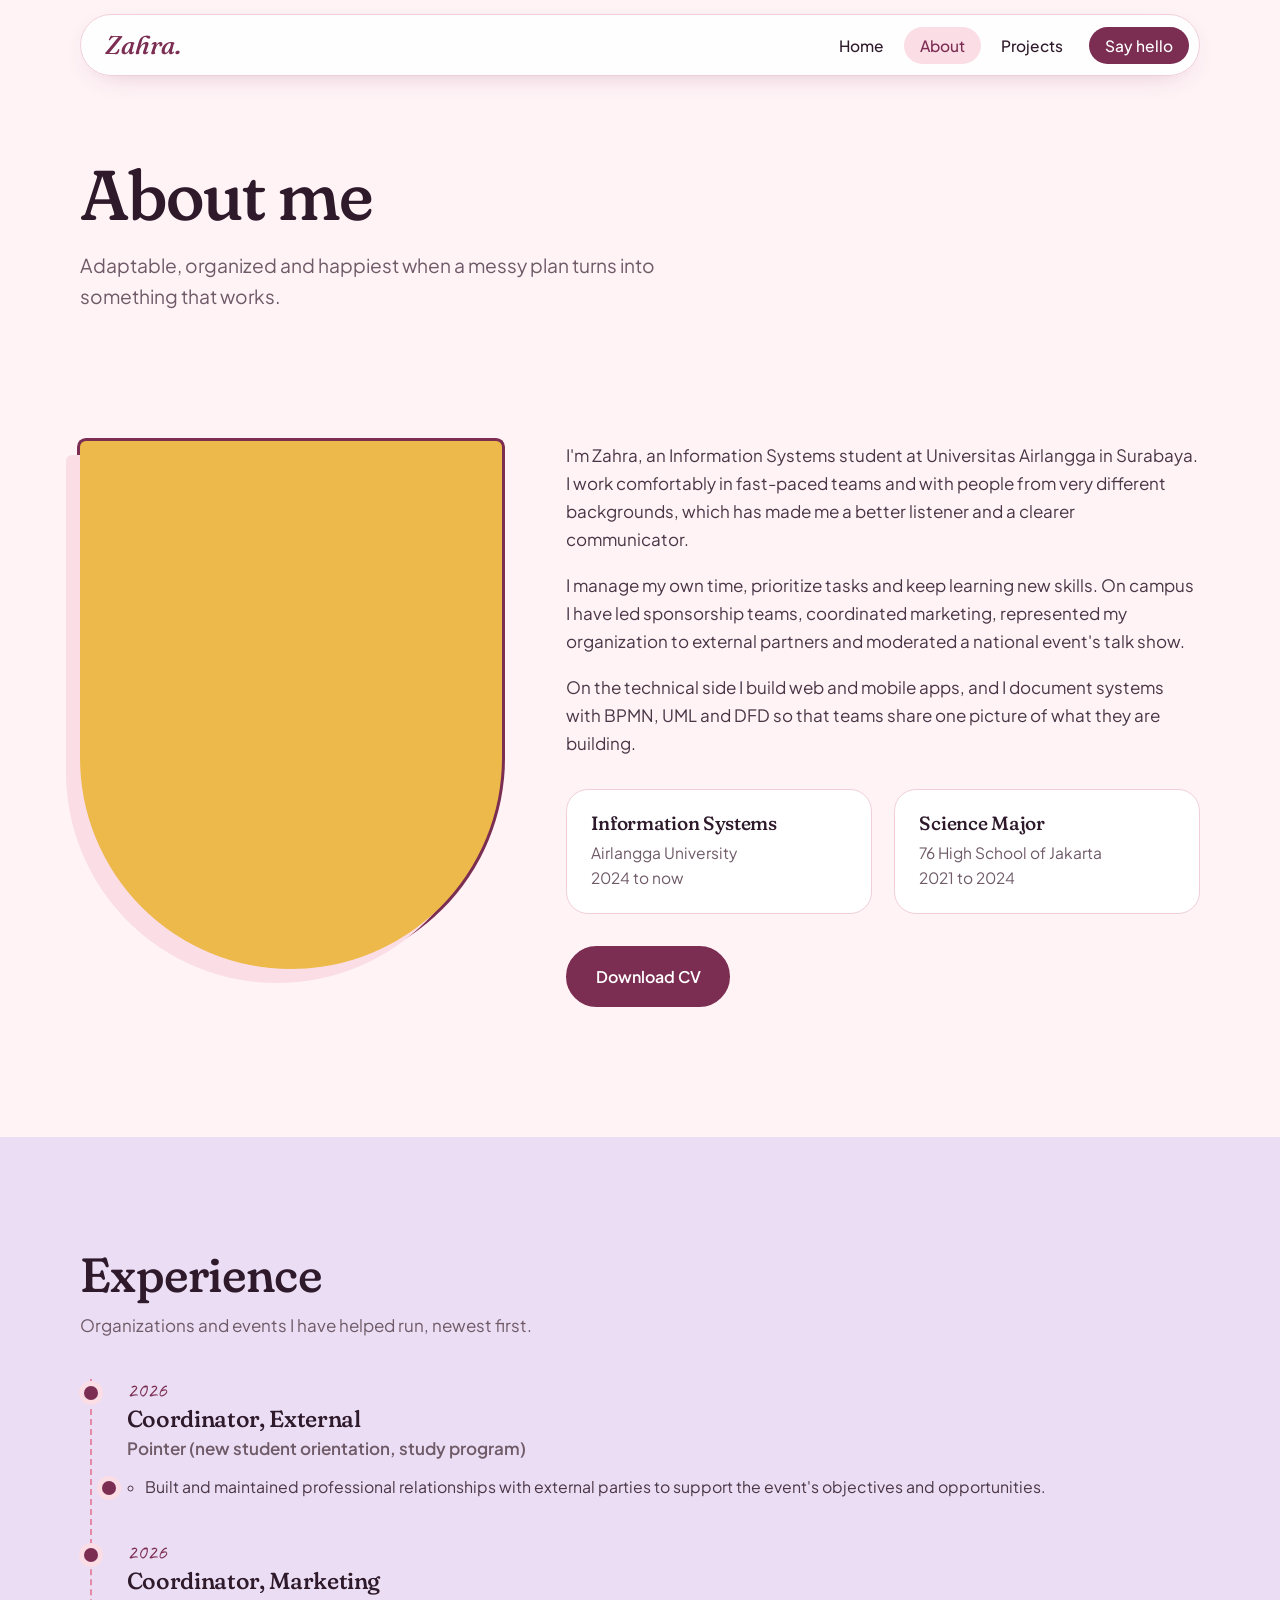
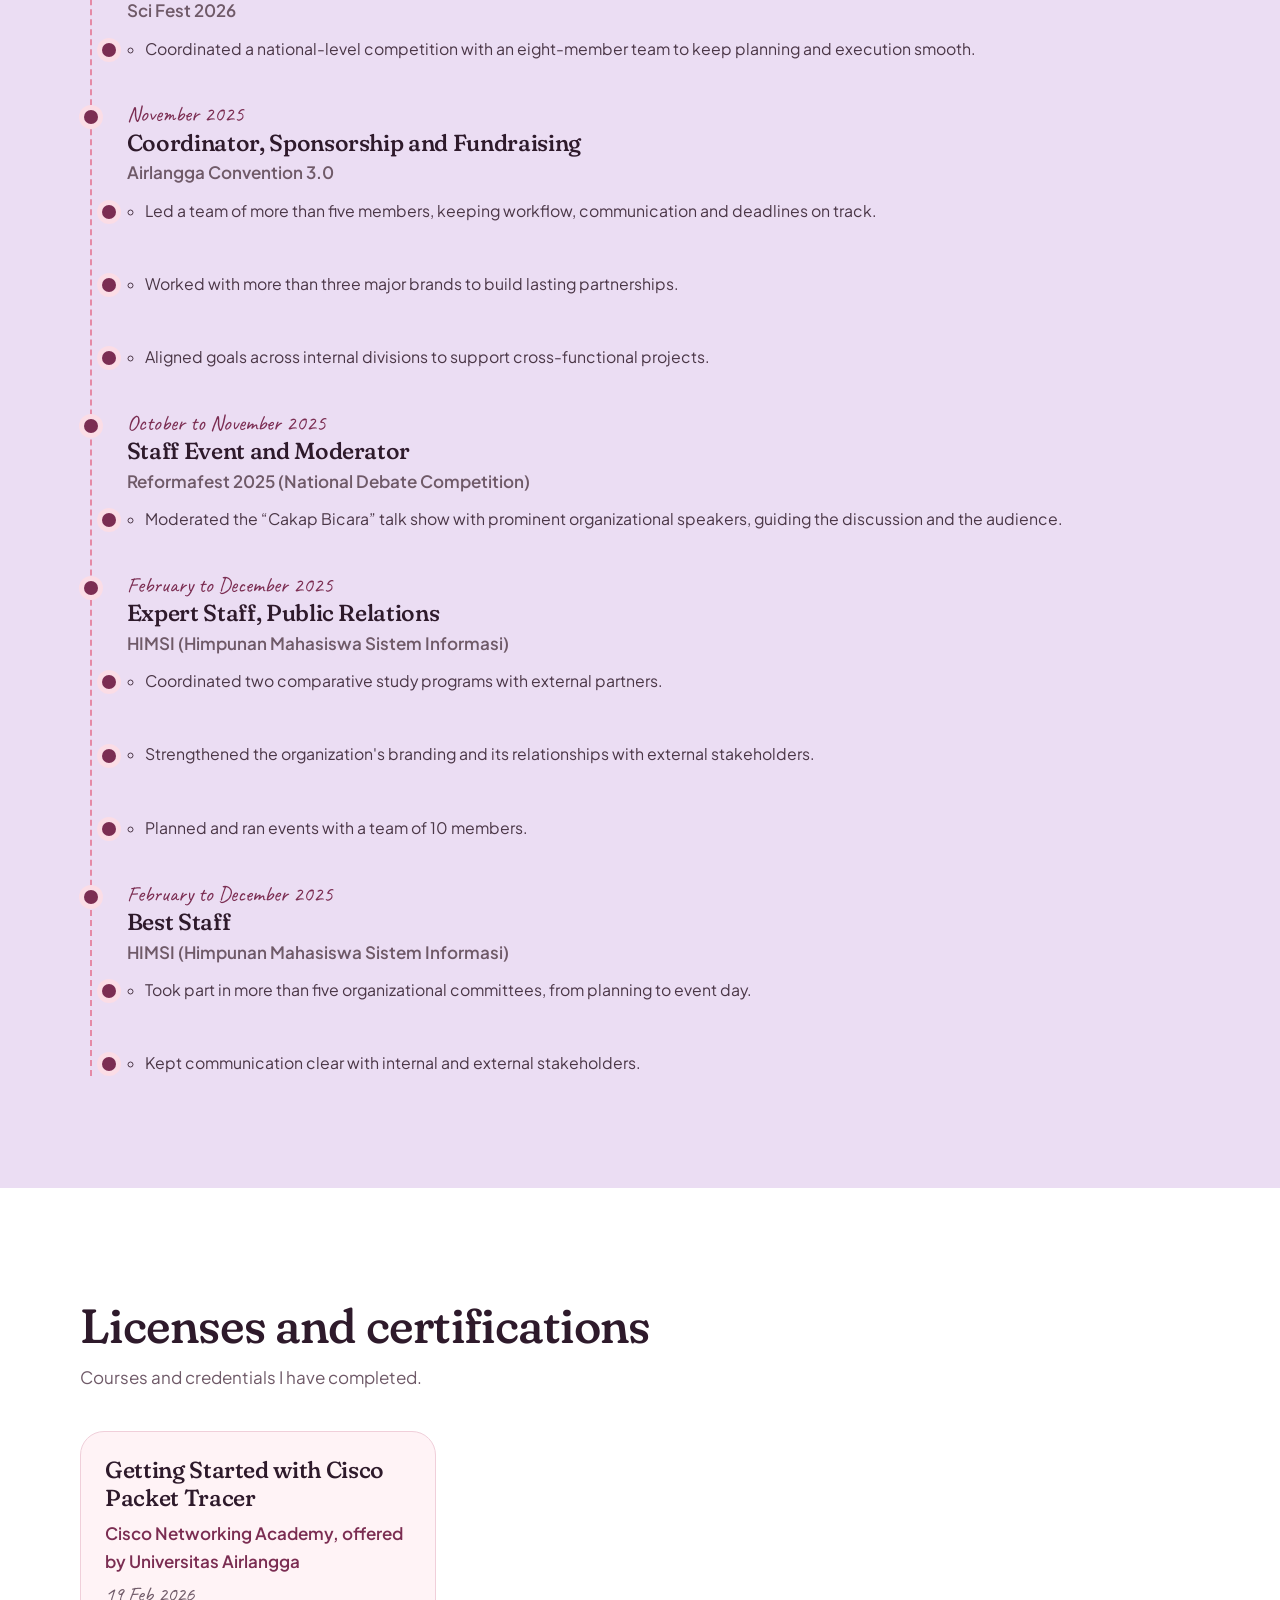
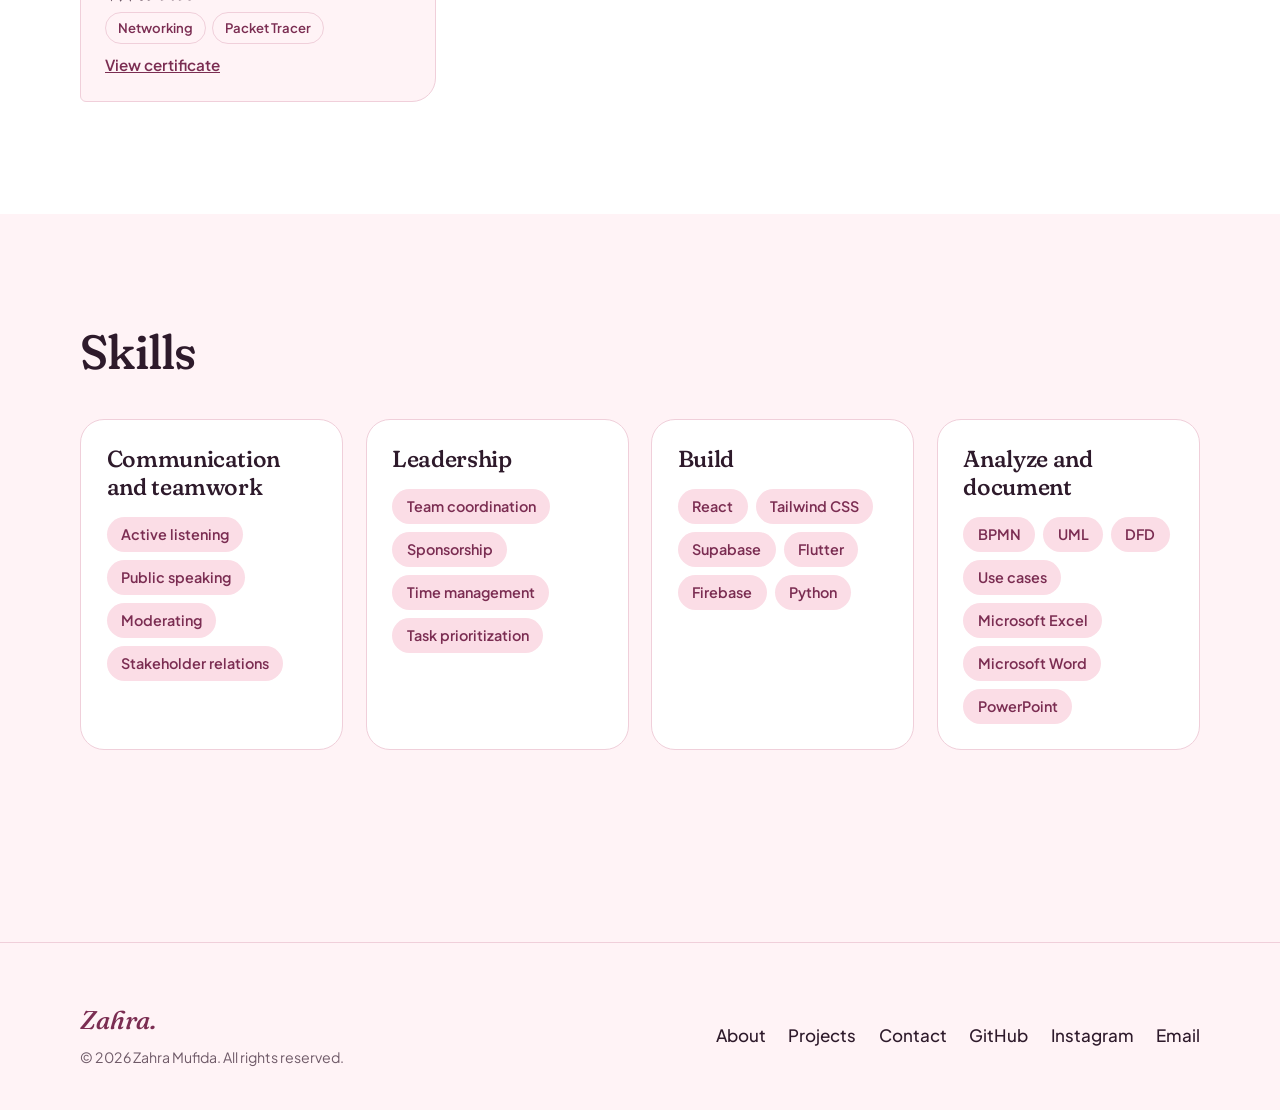
<file: about.html>
<!DOCTYPE html>
<html lang="en"><head><meta charset="utf-8"><meta name="viewport" content="width=device-width, initial-scale=1">
<title>About | Zahra Mufida</title><meta name="description" content="Zahra Mufida is an Information Systems student at Universitas Airlangga with experience in sponsorship, marketing, public relations and software projects.">
<meta property="og:title" content="About | Zahra Mufida"><meta property="og:description" content="Zahra Mufida is an Information Systems student at Universitas Airlangga with experience in sponsorship, marketing, public relations and software projects."><meta property="og:image" content="assets/zahra.jpg">
<link rel="icon" href="assets/favicon.svg" type="image/svg+xml">
<link rel="preconnect" href="https://fonts.googleapis.com"><link rel="preconnect" href="https://fonts.gstatic.com" crossorigin><link href="https://fonts.googleapis.com/css2?family=Caveat:wght@500&family=Fraunces:ital,opsz,wght,SOFT,WONK@0,9..144,400..600,100,1;1,9..144,400..600,100,1&family=Plus+Jakarta+Sans:wght@400;500;600;700&display=swap" rel="stylesheet"><link rel="stylesheet" href="css/style.css"></head>
<body><a class="skip" href="#main">Skip to content</a>
<header class="nav"><div class="wrap"><div class="nav-in">
<a class="logo" href="index.html" aria-label="Zahra Mufida, home">Zahra.</a>
<button class="burger" aria-label="Open menu" aria-expanded="false"><span></span><span></span><span></span></button>
<ul class="menu"><li><a href="index.html">Home</a></li><li><a href="about.html" aria-current="page">About</a></li><li><a href="projects.html">Projects</a></li><li><a class="cta" href="contact.html">Say hello</a></li></ul></div></div></header>
<main id="main">
<section class="page-top"><div class="wrap"><h1>About me</h1><p class="lead">Adaptable, organized and happiest when a messy plan turns into something that works.</p></div></section>
<section class="section"><div class="wrap about-grid">
 <div class="about-photo">   <div class="arch"></div> </div>
<div class="about-copy">
<p>I'm Zahra, an Information Systems student at Universitas Airlangga in Surabaya. I work comfortably in fast-paced teams and with people from very different backgrounds, which has made me a better listener and a clearer communicator.</p>
<p>I manage my own time, prioritize tasks and keep learning new skills. On campus I have led sponsorship teams, coordinated marketing, represented my organization to external partners and moderated a national event's talk show.</p>
<p>On the technical side I build web and mobile apps, and I document systems with BPMN, UML and DFD so that teams share one picture of what they are building.</p>
<div class="two">
<div class="edu"><h3>Information Systems</h3><p>Airlangga University<br>2024 to now</p></div>
<div class="edu"><h3>Science Major</h3><p>76 High School of Jakarta<br>2021 to 2024</p></div>
</div>
<p style="margin-top:2rem"><a class="btn solid" href="assets/Zahra-Mufida-CV.pdf" download>Download CV</a></p>
</div></div></section>
<section class="section tint" id="experience"><div class="wrap">
<div class="section-head"><div><h2>Experience</h2><p>Organizations and events I have helped run, newest first.</p></div></div>
<ol class="timeline"><li><p class="when">2026</p><h3>Coordinator, External</h3><p class="org">Pointer (new student orientation, study program)</p><ul><li>Built and maintained professional relationships with external parties to support the event's objectives and opportunities.</li></ul></li><li><p class="when">2026</p><h3>Coordinator, Marketing</h3><p class="org">Sci Fest 2026</p><ul><li>Coordinated a national-level competition with an eight-member team to keep planning and execution smooth.</li></ul></li><li><p class="when">November 2025</p><h3>Coordinator, Sponsorship and Fundraising</h3><p class="org">Airlangga Convention 3.0</p><ul><li>Led a team of more than five members, keeping workflow, communication and deadlines on track.</li><li>Worked with more than three major brands to build lasting partnerships.</li><li>Aligned goals across internal divisions to support cross-functional projects.</li></ul></li><li><p class="when">October to November 2025</p><h3>Staff Event and Moderator</h3><p class="org">Reformafest 2025 (National Debate Competition)</p><ul><li>Moderated the “Cakap Bicara” talk show with prominent organizational speakers, guiding the discussion and the audience.</li></ul></li><li><p class="when">February to December 2025</p><h3>Expert Staff, Public Relations</h3><p class="org">HIMSI (Himpunan Mahasiswa Sistem Informasi)</p><ul><li>Coordinated two comparative study programs with external partners.</li><li>Strengthened the organization's branding and its relationships with external stakeholders.</li><li>Planned and ran events with a team of 10 members.</li></ul></li><li><p class="when">February to December 2025</p><h3>Best Staff</h3><p class="org">HIMSI (Himpunan Mahasiswa Sistem Informasi)</p><ul><li>Took part in more than five organizational committees, from planning to event day.</li><li>Kept communication clear with internal and external stakeholders.</li></ul></li></ol></div></section>
<section class="section white" id="certificates"><div class="wrap"><div class="section-head"><div><h2>Licenses and certifications</h2><p>Courses and credentials I have completed.</p></div></div><div class="grid"><article class="cert"><h3>Getting Started with Cisco Packet Tracer</h3><p class="issuer">Cisco Networking Academy, offered by Universitas Airlangga</p><p class="date">19 Feb 2026</p><div class="tags"><span class="tag">Networking</span><span class="tag">Packet Tracer</span></div><a class="more" href="assets/certificates/cisco-packet-tracer.pdf" target="_blank" rel="noopener">View certificate</a></article></div></div></section>
<section class="section"><div class="wrap">
<div class="section-head"><div><h2>Skills</h2></div></div>
<div class="skills"><div class="skill-box"><h3>Communication and teamwork</h3><ul><li>Active listening</li><li>Public speaking</li><li>Moderating</li><li>Stakeholder relations</li></ul></div><div class="skill-box"><h3>Leadership</h3><ul><li>Team coordination</li><li>Sponsorship</li><li>Time management</li><li>Task prioritization</li></ul></div><div class="skill-box"><h3>Build</h3><ul><li>React</li><li>Tailwind CSS</li><li>Supabase</li><li>Flutter</li><li>Firebase</li><li>Python</li></ul></div><div class="skill-box"><h3>Analyze and document</h3><ul><li>BPMN</li><li>UML</li><li>DFD</li><li>Use cases</li><li>Microsoft Excel</li><li>Microsoft Word</li><li>PowerPoint</li></ul></div></div></div></section>
</main>
<footer class="footer"><div class="wrap footer-in">
<div><a class="logo" href="index.html">Zahra.</a><br><small>&copy; 2026 Zahra Mufida. All rights reserved.</small></div>
<nav aria-label="Footer"><a href="about.html">About</a><a href="projects.html">Projects</a><a href="contact.html">Contact</a><a href="https://github.com/zahramufida">GitHub</a><a href="https://www.instagram.com/zahramufida1410/">Instagram</a><a href="mailto:zahramufida1410@gmail.com">Email</a></nav>
</div></footer>
<script src="js/main.js"></script></body></html>
</file>
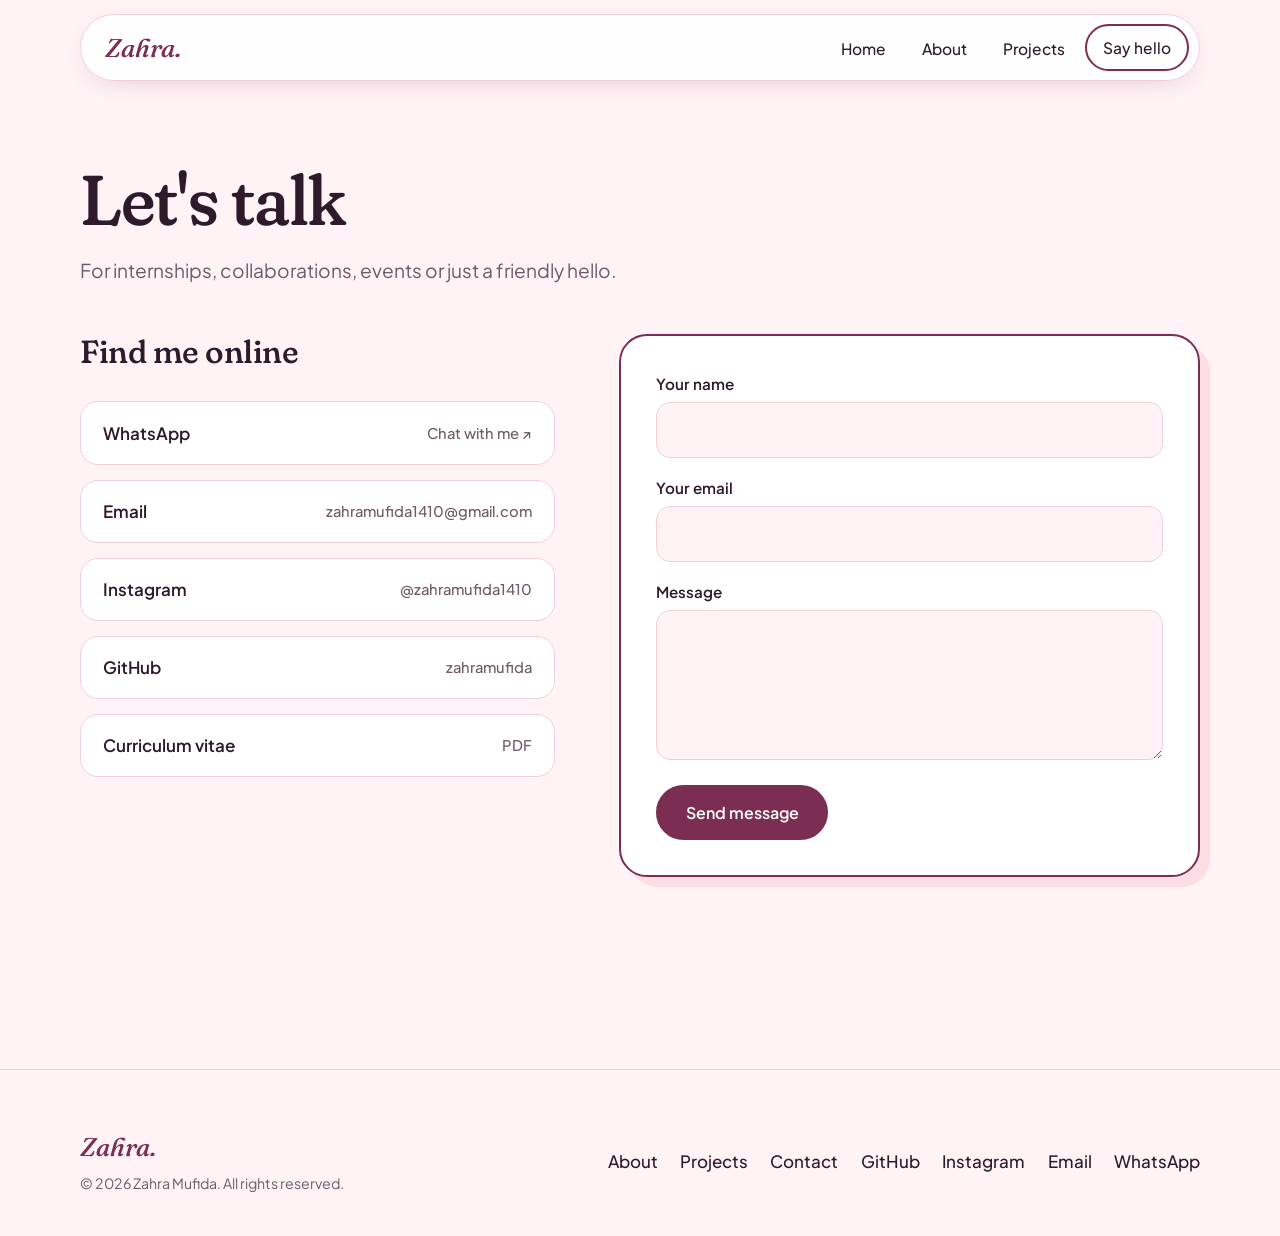
<file: contact.html>
<!DOCTYPE html>
<html lang="en">
<head>
  <meta charset="utf-8">
  <meta name="viewport" content="width=device-width, initial-scale=1">

  <title>Contact | Zahra Mufida</title>

  <meta name="description"
        content="Get in touch with Zahra Mufida for internships, collaborations and events.">

  <meta property="og:title"
        content="Contact | Zahra Mufida">

  <meta property="og:description"
        content="Get in touch with Zahra Mufida.">

  <meta property="og:image"
        content="assets/zahra.jpg">

  <link rel="icon"
        href="assets/favicon.svg"
        type="image/svg+xml">

  <link rel="preconnect"
        href="https://fonts.googleapis.com">

  <link rel="preconnect"
        href="https://fonts.gstatic.com"
        crossorigin>

  <link
    href="https://fonts.googleapis.com/css2?family=Caveat:wght@500&family=Fraunces:ital,opsz,wght,SOFT,WONK@0,9..144,400..600,100,1;1,9..144,400..600,100,1&family=Plus+Jakarta+Sans:wght@400;500;600;700&display=swap"
    rel="stylesheet">

  <link rel="stylesheet" href="css/style.css">
</head>

<body>

<a class="skip" href="#main">Skip to content</a>

<!-- NAVBAR -->
<header class="nav">
  <div class="wrap">
    <div class="nav-in">

      <a class="logo" href="index.html">
        Zahra.
      </a>

      <button
        class="burger"
        aria-label="Open menu"
        aria-expanded="false">
        <span></span>
        <span></span>
        <span></span>
      </button>

      <ul class="menu">
        <li>
          <a href="index.html">Home</a>
        </li>

        <li>
          <a href="about.html">About</a>
        </li>

        <li>
          <a href="projects.html">Projects</a>
        </li>

        <li>
          <a class="btn"
             href="https://wa.me/628131868867"
             target="_blank"
             rel="noopener noreferrer">
            Say hello
          </a>
        </li>
      </ul>

    </div>
  </div>
</header>

<!-- MAIN CONTENT -->
<main id="main">

  <section class="page-top">
    <div class="wrap">

      <h1>Let's talk</h1>

      <p class="lead">
        For internships, collaborations, events
        or just a friendly hello.
      </p>

    </div>
  </section>

  <section class="section"
           style="padding-top:2rem">

    <div class="wrap contact-grid">

      <!-- CONTACT LINKS -->
      <div>

        <h2 style="font-size:2rem">
          Find me online
        </h2>

        <ul class="links">

          <!-- WHATSAPP -->
          <li>
            <a href="https://wa.me/628131868867"
               target="_blank"
               rel="noopener noreferrer">
              <span>WhatsApp</span>
              <small>Chat with me ↗</small>
            </a>
          </li>

          <!-- EMAIL -->
          <li>
            <a href="mailto:zahramufida1410@gmail.com">
              <span>Email</span>
              <small>
                zahramufida1410@gmail.com
              </small>
            </a>
          </li>

          <!-- INSTAGRAM -->
          <li>
            <a href="https://www.instagram.com/zahramufida1410/"
               target="_blank"
               rel="noopener noreferrer">
              <span>Instagram</span>
              <small>@zahramufida1410</small>
            </a>
          </li>

          <!-- GITHUB -->
          <li>
            <a href="https://github.com/zahramufida"
               target="_blank"
               rel="noopener noreferrer">
              <span>GitHub</span>
              <small>zahramufida</small>
            </a>
          </li>

          <!-- CV -->
          <li>
            <a href="assets/Zahra-Mufida-CV.pdf"
               download>
              <span>Curriculum vitae</span>
              <small>PDF</small>
            </a>
          </li>

        </ul>
      </div>

      <!-- CONTACT FORM -->
      <form
        class="form"
        id="contact-form"
        action="https://formspree.io/f/mnpprbog"
        method="POST">

        <!-- EMAIL SUBJECT -->
        <input
          type="hidden"
          name="subject"
          value="New Message from Zahra Portfolio">

        <!-- SPAM PROTECTION -->
        <input
          type="text"
          name="_gotcha"
          style="display:none"
          tabindex="-1"
          autocomplete="off">

        <!-- NAME -->
        <div class="field">

          <label for="name">
            Your name
          </label>

          <input
            id="name"
            name="name"
            type="text"
            required
            autocomplete="name">

        </div>

        <!-- EMAIL -->
        <div class="field">

          <label for="email">
            Your email
          </label>

          <input
            id="email"
            name="email"
            type="email"
            required
            autocomplete="email">

        </div>

        <!-- MESSAGE -->
        <div class="field">

          <label for="message">
            Message
          </label>

          <textarea
            id="message"
            name="message"
            required></textarea>

        </div>

        <!-- SEND BUTTON -->
        <button
          class="btn solid"
          type="submit">
          Send message
        </button>

      </form>

    </div>
  </section>

</main>

<!-- FOOTER -->
<footer class="footer">
  <div class="wrap footer-in">

    <div>
      <a class="logo" href="index.html">
        Zahra.
      </a>

      <br>

      <small>
        &copy; 2026 Zahra Mufida.
        All rights reserved.
      </small>
    </div>

    <nav aria-label="Footer">

      <a href="about.html">About</a>

      <a href="projects.html">Projects</a>

      <a href="contact.html">Contact</a>

      <a href="https://github.com/zahramufida"
         target="_blank"
         rel="noopener noreferrer">
        GitHub
      </a>

      <a href="https://www.instagram.com/zahramufida1410/"
         target="_blank"
         rel="noopener noreferrer">
        Instagram
      </a>

      <a href="mailto:zahramufida1410@gmail.com">
        Email
      </a>

      <a href="https://wa.me/628131868867"
         target="_blank"
         rel="noopener noreferrer">
        WhatsApp
      </a>

    </nav>

  </div>
</footer>

<script src="js/main.js"></script>

</body>
</html>
</file>
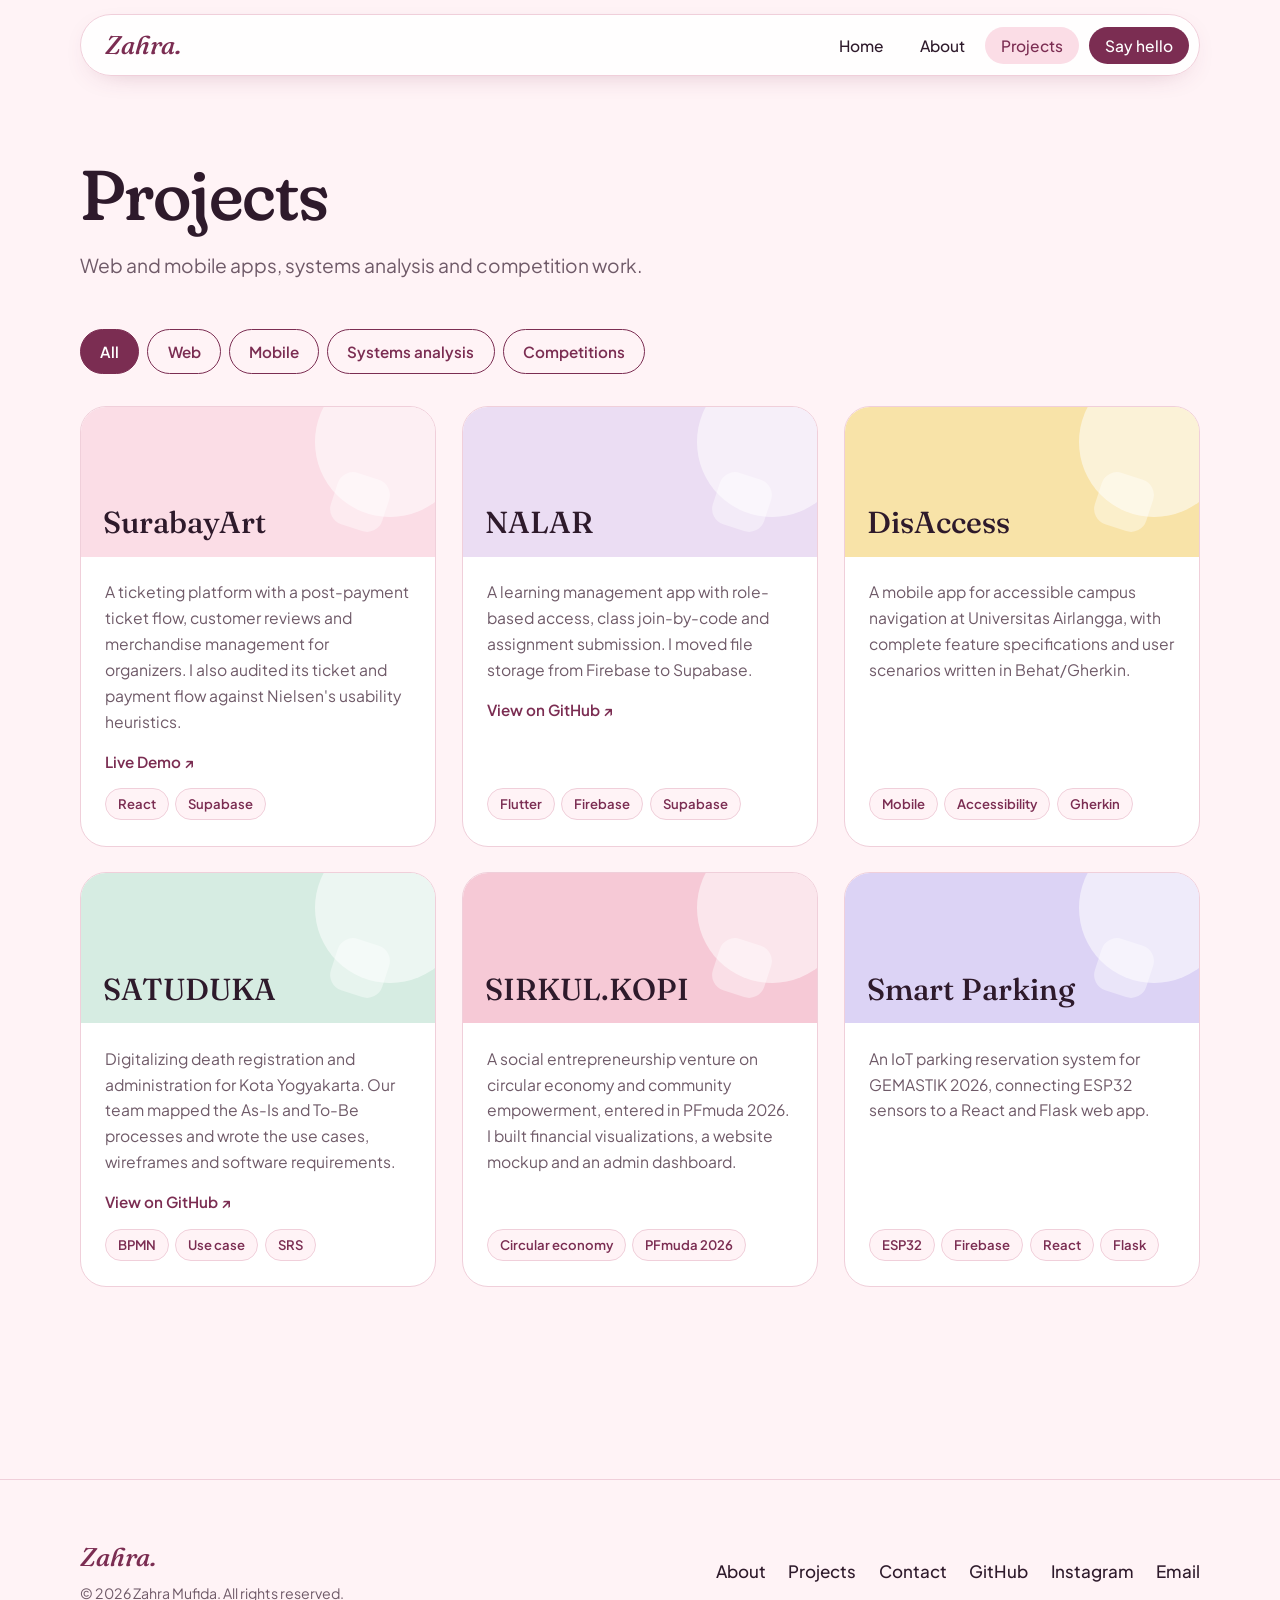
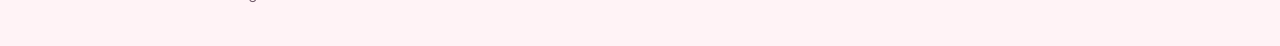
<file: projects.html>
<!DOCTYPE html>
<html lang="en"><head><meta charset="utf-8"><meta name="viewport" content="width=device-width, initial-scale=1">
<title>Projects | Zahra Mufida</title><meta name="description" content="Selected web, mobile, systems analysis and competition projects by Zahra Mufida.">
<meta property="og:title" content="Projects | Zahra Mufida"><meta property="og:description" content="Selected web, mobile, systems analysis and competition projects by Zahra Mufida."><meta property="og:image" content="assets/zahra.jpg">
<link rel="icon" href="assets/favicon.svg" type="image/svg+xml">
<link rel="preconnect" href="https://fonts.googleapis.com"><link rel="preconnect" href="https://fonts.gstatic.com" crossorigin><link href="https://fonts.googleapis.com/css2?family=Caveat:wght@500&family=Fraunces:ital,opsz,wght,SOFT,WONK@0,9..144,400..600,100,1;1,9..144,400..600,100,1&family=Plus+Jakarta+Sans:wght@400;500;600;700&display=swap" rel="stylesheet"><link rel="stylesheet" href="css/style.css"></head>
<body><a class="skip" href="#main">Skip to content</a>
<header class="nav"><div class="wrap"><div class="nav-in">
<a class="logo" href="index.html" aria-label="Zahra Mufida, home">Zahra.</a>
<button class="burger" aria-label="Open menu" aria-expanded="false"><span></span><span></span><span></span></button>
<ul class="menu"><li><a href="index.html">Home</a></li><li><a href="about.html">About</a></li><li><a href="projects.html" aria-current="page">Projects</a></li><li><a class="cta" href="contact.html">Say hello</a></li></ul></div></div></header>
<main id="main">
<section class="page-top"><div class="wrap"><h1>Projects</h1><p class="lead">Web and mobile apps, systems analysis and competition work.</p></div></section>
<section class="section" style="padding-top:2rem"><div class="wrap">
<div class="filters" role="group" aria-label="Filter projects"><button data-filter="all" aria-pressed="true">All</button><button data-filter="web" aria-pressed="false">Web</button><button data-filter="mobile" aria-pressed="false">Mobile</button><button data-filter="systems" aria-pressed="false">Systems analysis</button><button data-filter="competition" aria-pressed="false">Competitions</button></div>
<div class="grid"><article class="card" data-cat="web"><div class="cover c1"><b>SurabayArt</b></div>
<div class="body"><p>A ticketing platform with a post-payment ticket flow, customer reviews and merchandise management for organizers. I also audited its ticket and payment flow against Nielsen's usability heuristics.</p><a class="more"    href="https://surabayaart.vercel.app/"    target="_blank"    rel="noopener noreferrer">   Live Demo ↗ </a><div class="tags"><span class="tag">React</span><span class="tag">Supabase</span></div></div></article><article class="card" data-cat="mobile"><div class="cover c2"><b>NALAR</b></div>
<div class="body"><p>A learning management app with role-based access, class join-by-code and assignment submission. I moved file storage from Firebase to Supabase.</p><a class="more"
   href="https://github.com/zahramufida/Nalar"
   target="_blank"
   rel="noopener noreferrer">
  View on GitHub ↗
</a><div class="tags"><span class="tag">Flutter</span><span class="tag">Firebase</span><span class="tag">Supabase</span></div></div></article><article class="card" data-cat="mobile"><div class="cover c3"><b>DisAccess</b></div>
<div class="body"><p>A mobile app for accessible campus navigation at Universitas Airlangga, with complete feature specifications and user scenarios written in Behat/Gherkin.</p><div class="tags"><span class="tag">Mobile</span><span class="tag">Accessibility</span><span class="tag">Gherkin</span></div></div></article><article class="card" data-cat="systems"><div class="cover c4"><b>SATUDUKA</b></div>
<div class="body"><p>Digitalizing death registration and administration for Kota Yogyakarta. Our team mapped the As-Is and To-Be processes and wrote the use cases, wireframes and software requirements.</p><a class="more"
   href="https://github.com/AgilePemdigi-2026/SatuDuka"
   target="_blank"
   rel="noopener noreferrer">
  View on GitHub ↗
</a><div class="tags"><span class="tag">BPMN</span><span class="tag">Use case</span><span class="tag">SRS</span></div></div></article><article class="card" data-cat="systems competition"><div class="cover c5"><b>SIRKUL.KOPI</b></div>
<div class="body"><p>A social entrepreneurship venture on circular economy and community empowerment, entered in PFmuda 2026. I built financial visualizations, a website mockup and an admin dashboard.</p><div class="tags"><span class="tag">Circular economy</span><span class="tag">PFmuda 2026</span></div></div></article><article class="card" data-cat="web competition"><div class="cover c6"><b>Smart Parking</b></div>
<div class="body"><p>An IoT parking reservation system for GEMASTIK 2026, connecting ESP32 sensors to a React and Flask web app.</p><div class="tags"><span class="tag">ESP32</span><span class="tag">Firebase</span><span class="tag">React</span><span class="tag">Flask</span></div></div></article></div></div></section>
</main>
<footer class="footer"><div class="wrap footer-in">
<div><a class="logo" href="index.html">Zahra.</a><br><small>&copy; 2026 Zahra Mufida. All rights reserved.</small></div>
<nav aria-label="Footer"><a href="about.html">About</a><a href="projects.html">Projects</a><a href="contact.html">Contact</a><a href="https://github.com/zahramufida">GitHub</a><a href="https://www.instagram.com/zahramufida1410/">Instagram</a><a href="mailto:zahramufida1410@gmail.com">Email</a></nav>
</div></footer>
<script src="js/main.js"></script></body></html>
</file>
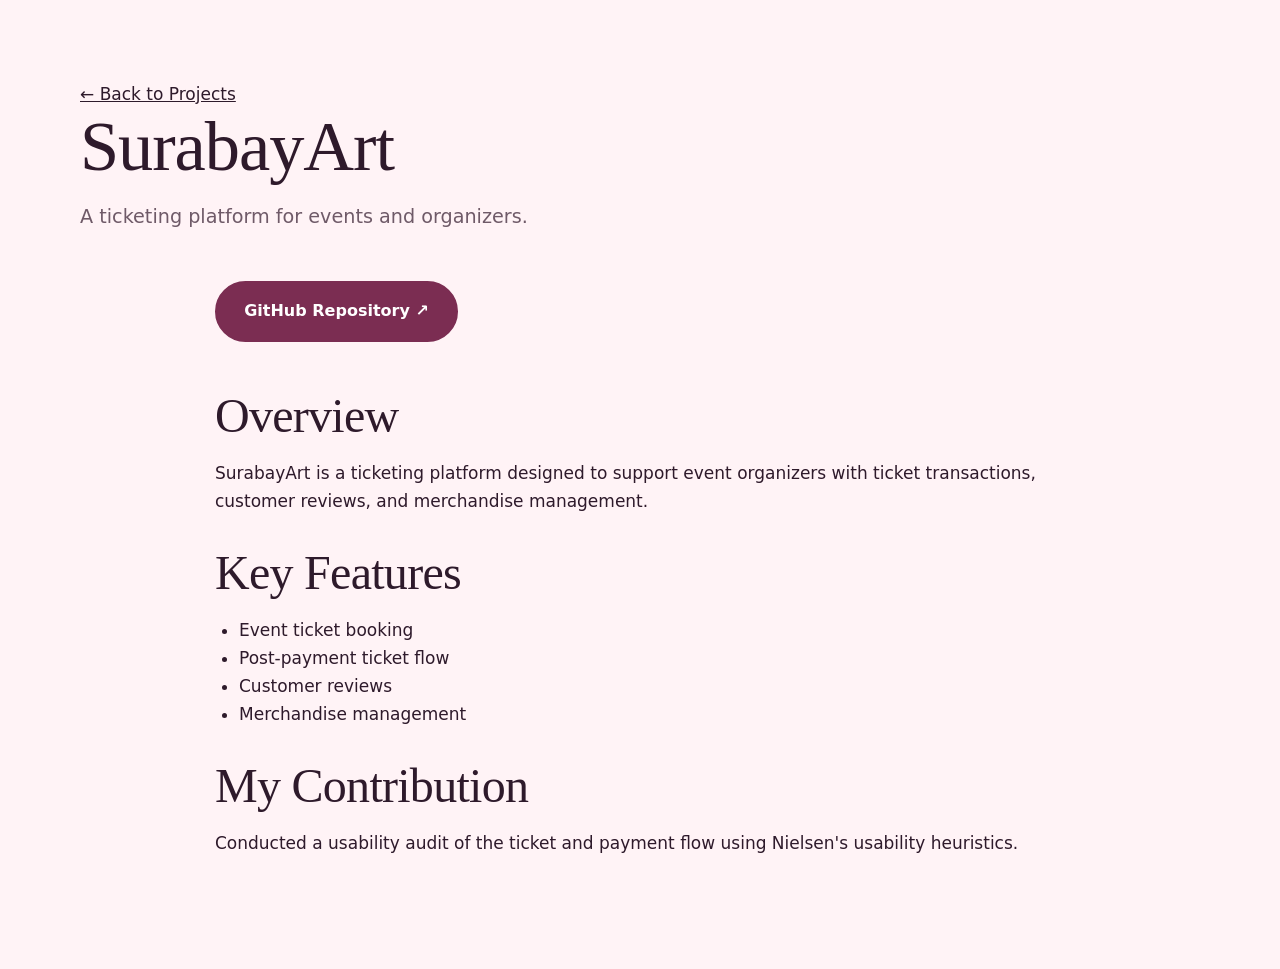
<file: surabayart.html>
<!DOCTYPE html>
<html lang="en">
<head>
  <meta charset="UTF-8">
  <meta name="viewport" content="width=device-width, initial-scale=1">
  <title>SurabayArt | Zahra Mufida</title>
  <link rel="stylesheet" href="css/style.css">
</head>
<body>

  <main>
    <section class="page-top">
      <div class="wrap">
        <a href="projects.html">← Back to Projects</a>
        <h1>SurabayArt</h1>
        <p class="lead">
          A ticketing platform for events and organizers.
        </p>
      </div>
    </section>

    <section class="section" style="padding-top:2rem">
      <div class="wrap" style="max-width:850px">

        <div class="actions" style="display:flex;gap:1rem;flex-wrap:wrap;margin-bottom:3rem">
          <a class="btn solid"
             href="https://github.com/reisatanzil/surabayaart"
             target="_blank"
             rel="noopener noreferrer">
            GitHub Repository ↗
          </a>
        </div>

        <h2>Overview</h2>
        <p style="margin:1rem 0 2rem">
          SurabayArt is a ticketing platform designed
          to support event organizers with ticket
          transactions, customer reviews, and
          merchandise management.
        </p>

        <h2>Key Features</h2>
        <ul style="margin:1rem 0 2rem;padding-left:1.5rem">
          <li>Event ticket booking</li>
          <li>Post-payment ticket flow</li>
          <li>Customer reviews</li>
          <li>Merchandise management</li>
        </ul>

        <h2>My Contribution</h2>
        <p style="margin-top:1rem">
          Conducted a usability audit of the ticket
          and payment flow using Nielsen's
          usability heuristics.
        </p>

      </div>
    </section>
  </main>

</body>
</html>
</file>
<file: css/style.css>
:root{
  --blush:#FFF3F6; --petal:#FBDDE6; --rose:#E58AA6; --berry:#7B2D52; --plum:#2E1A2B;
  --lilac:#EBDDF3; --gold:#EDB94B; --mint:#D6ECE2; --muted:#6F5A68; --line:#F0CFDA; --white:#fff;
  --serif:"Fraunces",Georgia,"Times New Roman",serif;
  --sans:"Plus Jakarta Sans",system-ui,-apple-system,"Segoe UI",sans-serif;
  --hand:"Caveat","Segoe Script",cursive;
  --max:1120px;
}
*{box-sizing:border-box;margin:0;padding:0}
html{scroll-behavior:smooth}
body{font-family:var(--sans);color:var(--plum);background:var(--blush);line-height:1.65;font-size:1.0625rem;-webkit-font-smoothing:antialiased}
img{max-width:100%;display:block}
a{color:inherit}
:focus-visible{outline:3px solid var(--berry);outline-offset:3px;border-radius:6px}
.wrap{width:min(var(--max),100% - 2.5rem);margin-inline:auto}
.skip{position:absolute;left:-999px;top:0;background:var(--berry);color:#fff;padding:.6rem 1rem;z-index:100}
.skip:focus{left:1rem;top:1rem}

h1,h2,h3{font-family:var(--serif);font-weight:500;line-height:1.1;letter-spacing:-.015em;font-variation-settings:"SOFT" 100,"WONK" 1}
h1{font-size:clamp(3rem,7.4vw,5.6rem)}
h2{font-size:clamp(2rem,4vw,3rem)}
h3{font-size:1.45rem;line-height:1.2}
.lead{font-size:1.2rem;color:var(--muted);max-width:34em}
.section{padding:clamp(4rem,9vw,7rem) 0}
.section.tint{background:var(--lilac)}
.section.white{background:var(--white)}
.section-head{display:flex;justify-content:space-between;align-items:end;gap:1.5rem;flex-wrap:wrap;margin-bottom:2.5rem}
.section-head p{color:var(--muted);max-width:30em;margin-top:.6rem}

/* nav */
.nav{position:sticky;top:.9rem;z-index:50;margin-top:.9rem}
.nav-in{display:flex;align-items:center;justify-content:space-between;background:rgba(255,255,255,.88);backdrop-filter:blur(10px);border:1px solid var(--line);border-radius:999px;padding:.55rem .6rem .55rem 1.5rem;box-shadow:0 8px 30px -18px rgba(123,45,82,.45)}
.logo{font-family:var(--serif);font-style:italic;font-size:1.6rem;text-decoration:none;color:var(--berry);font-weight:500}
.menu{display:flex;gap:.25rem;list-style:none;align-items:center}
.menu a{text-decoration:none;padding:.55rem 1rem;border-radius:999px;font-weight:500;font-size:.97rem;transition:background .2s}
.menu a:hover{background:var(--petal)}
.menu a[aria-current="page"]{background:var(--petal);color:var(--berry)}
.menu .cta{background:var(--berry);color:#fff;margin-left:.4rem}
.menu .cta:hover{background:var(--plum)}
.burger{display:none;background:none;border:0;padding:.7rem;cursor:pointer;border-radius:50%}
.burger span{display:block;width:22px;height:2px;background:var(--berry);margin:5px 0;border-radius:2px}

/* buttons */
.btn{display:inline-flex;align-items:center;gap:.5rem;padding:.95rem 1.7rem;border-radius:999px;font-weight:600;text-decoration:none;border:2px solid var(--berry);transition:transform .2s,background .2s,color .2s;font-size:1rem;cursor:pointer;font-family:inherit}
.btn.solid{background:var(--berry);color:#fff}
.btn.solid:hover{background:var(--plum);border-color:var(--plum);transform:translateY(-2px)}
.btn.ghost{background:transparent;color:var(--berry)}
.btn.ghost:hover{background:var(--berry);color:#fff;transform:translateY(-2px)}

/* hero */
.hero{padding:clamp(2.5rem,6vw,4.5rem) 0 clamp(4rem,8vw,6rem)}
.hero-grid{display:grid;grid-template-columns:1.1fr .9fr;gap:clamp(2rem,5vw,4.5rem);align-items:center}
.hello{font-family:var(--hand);font-size:1.9rem;color:var(--berry);line-height:1;margin-bottom:.6rem}
.hero h1{margin-bottom:1.4rem}
.hero .lead{margin-bottom:2rem}
.hero .actions{display:flex;gap:.9rem;flex-wrap:wrap}
.hero-art{position:relative;justify-self:center;width:min(100%,440px)}
.arch{position:relative;border-radius:999px 999px 28px 28px;aspect-ratio:4/5;overflow:hidden;background:var(--gold);box-shadow:16px 16px 0 var(--petal),0 0 0 3px var(--berry)}
.arch img{width:100%;height:100%;object-fit:cover;object-position:50% 12%}
.planner{position:absolute;left:-14%;bottom:-8%;width:min(78%,300px);background:#fff;border:2px solid var(--berry);border-radius:20px;padding:1.1rem 1.2rem 1.2rem;box-shadow:8px 8px 0 var(--rose);transform:rotate(-2.5deg)}
.planner h4{font-family:var(--serif);font-weight:500;font-size:1.05rem;color:var(--berry);margin-bottom:.6rem;display:flex;justify-content:space-between}
.planner ul{list-style:none;font-size:.92rem;display:grid;gap:.4rem}
.planner li{display:flex;gap:.6rem;align-items:flex-start;line-height:1.35}
.planner .box{flex:none;width:17px;height:17px;border:2px solid var(--berry);border-radius:5px;margin-top:1px;position:relative}
.planner .done .box{background:var(--berry)}
.planner .done .box::after{content:"";position:absolute;left:4px;top:0;width:4px;height:9px;border:solid #fff;border-width:0 2px 2px 0;transform:rotate(40deg)}
.planner .done span{text-decoration:line-through;text-decoration-color:var(--rose);color:var(--muted)}
.planner .note{font-family:var(--hand);color:var(--berry);font-size:1.25rem;line-height:1;margin-top:.7rem;transform:rotate(-1deg)}
.sticker{position:absolute;right:-7%;top:6%;width:104px;height:104px;border-radius:50%;background:var(--gold);color:var(--plum);display:grid;place-items:center;text-align:center;font-family:var(--serif);font-style:italic;font-size:1rem;line-height:1.15;padding:.6rem;transform:rotate(10deg);border:2px solid var(--plum)}

/* hero load sequence (only motion on the page that runs by itself) */
@media (prefers-reduced-motion:no-preference){
  .hero-copy>*{opacity:0;transform:translateY(14px);animation:up .7s cubic-bezier(.2,.7,.2,1) forwards}
  .hero-copy>*:nth-child(2){animation-delay:.08s}.hero-copy>*:nth-child(3){animation-delay:.16s}.hero-copy>*:nth-child(4){animation-delay:.24s}
  .arch{animation:rise .9s cubic-bezier(.2,.7,.2,1) .1s both}
  .planner{animation:pin .8s cubic-bezier(.3,1.4,.5,1) .7s both}
  .sticker{animation:pin2 .8s cubic-bezier(.3,1.4,.5,1) .95s both}
}
@keyframes up{to{opacity:1;transform:none}}
@keyframes rise{from{opacity:0;transform:translateY(24px)}to{opacity:1;transform:none}}
@keyframes pin{from{opacity:0;transform:rotate(-9deg) translateY(20px)}to{opacity:1;transform:rotate(-2.5deg)}}
@keyframes pin2{from{opacity:0;transform:rotate(-20deg) scale(.6)}to{opacity:1;transform:rotate(10deg)}}

/* tools */
.tools{display:flex;flex-wrap:wrap;gap:.8rem}
.tool{display:flex;align-items:center;gap:.65rem;background:#fff;border:1px solid var(--line);border-radius:14px;padding:.7rem 1.15rem .7rem .85rem;font-weight:600;font-size:.97rem}
.tool img{width:28px;height:28px}
.tool.text{padding-left:1.15rem;background:var(--petal);border-color:transparent;color:var(--berry)}

/* project cards */
.grid{display:grid;grid-template-columns:repeat(auto-fill,minmax(310px,1fr));gap:1.6rem}
.card{background:#fff;border:1px solid var(--line);border-radius:26px;overflow:hidden;display:flex;flex-direction:column;transition:transform .25s,box-shadow .25s}
.card:hover{transform:translateY(-5px);box-shadow:0 22px 40px -26px rgba(123,45,82,.6)}
.card .cover{height:150px;display:flex;align-items:flex-end;padding:1.2rem 1.4rem;position:relative;overflow:hidden}
.card .cover b{font-family:var(--serif);font-weight:500;font-size:1.9rem;line-height:1;position:relative;z-index:1}
.card .cover::before{content:"";position:absolute;right:-30px;top:-40px;width:150px;height:150px;border-radius:50%;background:rgba(255,255,255,.55)}
.card .cover::after{content:"";position:absolute;right:48px;top:68px;width:54px;height:54px;border-radius:16px;background:rgba(255,255,255,.4);transform:rotate(18deg)}
.c1{background:var(--petal)}.c2{background:var(--lilac)}.c3{background:#F8E3A8}.c4{background:var(--mint)}.c5{background:#F6C9D6}.c6{background:#DCD3F5}.c7{background:#FBE7C6}
.card .body{padding:1.4rem 1.5rem 1.6rem;display:flex;flex-direction:column;gap:.9rem;flex:1}
.card p{color:var(--muted);font-size:.98rem}
.tags{display:flex;gap:.4rem;flex-wrap:wrap;margin-top:auto}
.tag{font-size:.82rem;font-weight:600;padding:.25rem .75rem;border-radius:999px;background:var(--blush);color:var(--berry);border:1px solid var(--line)}
.card .more{font-weight:600;color:var(--berry);text-decoration:none;font-size:.95rem}
.card .more:hover{text-decoration:underline;text-underline-offset:4px}
.filters{display:flex;gap:.5rem;flex-wrap:wrap;margin-bottom:2rem}
.filters button{font:inherit;font-weight:600;font-size:.95rem;padding:.55rem 1.2rem;border-radius:999px;border:1.5px solid var(--berry);background:transparent;color:var(--berry);cursor:pointer}
.filters button[aria-pressed="true"]{background:var(--berry);color:#fff}
.card[hidden]{display:none}

/* lead blocks */
.lead-list{display:grid;grid-template-columns:repeat(3,1fr);gap:1.4rem}
.lead-item{background:#fff;border-radius:26px 26px 26px 6px;padding:1.8rem;border:1px solid var(--line)}
.lead-item h3{margin-bottom:.6rem}
.lead-item p{color:var(--muted);font-size:.98rem}

/* about */
.about-grid{display:grid;grid-template-columns:.8fr 1.2fr;gap:clamp(2rem,5vw,4rem);align-items:start}
.about-photo{position:sticky;top:6rem}
.about-photo .arch{border-radius:28px 28px 999px 999px;box-shadow:-14px 14px 0 var(--petal),0 0 0 3px var(--berry)}
.about-copy p{margin-bottom:1.1rem;color:#4a3646}
.two{display:grid;grid-template-columns:1fr 1fr;gap:1.4rem;margin-top:2rem}
.edu{background:#fff;border:1px solid var(--line);border-radius:22px;padding:1.4rem 1.5rem}
.edu h3{font-size:1.2rem;margin-bottom:.3rem}
.edu p{color:var(--muted);font-size:.97rem;margin:0}
.timeline{list-style:none;position:relative;margin-left:.6rem;padding-left:2.2rem;border-left:2px dashed var(--rose)}
.timeline li{position:relative;padding-bottom:2.6rem}
.timeline li:last-child{padding-bottom:0}
.timeline li::before{content:"";position:absolute;left:calc(-2.2rem - 8px);top:.45rem;width:14px;height:14px;border-radius:50%;background:var(--berry);box-shadow:0 0 0 5px var(--petal)}
.timeline .when{font-family:var(--hand);font-size:1.35rem;color:var(--berry);line-height:1}
.timeline h3{margin:.25rem 0 .1rem}
.timeline .org{color:var(--muted);font-weight:600;margin-bottom:.7rem}
.timeline ul{padding-left:1.15rem;color:#4a3646;display:grid;gap:.35rem;font-size:.99rem}
.skills{display:grid;grid-template-columns:repeat(auto-fit,minmax(250px,1fr));gap:1.4rem}
.skill-box{background:#fff;border:1px solid var(--line);border-radius:24px;padding:1.6rem}
.skill-box h3{margin-bottom:1rem}
.skill-box ul{list-style:none;display:flex;flex-wrap:wrap;gap:.5rem}
.skill-box li{padding:.35rem .9rem;border-radius:999px;background:var(--petal);color:var(--berry);font-weight:600;font-size:.9rem}

/* contact */
.contact-grid{display:grid;grid-template-columns:.9fr 1.1fr;gap:clamp(2rem,5vw,4rem);align-items:start}
.links{list-style:none;display:grid;gap:.9rem;margin-top:2rem}
.links a{display:flex;justify-content:space-between;align-items:center;gap:1rem;padding:1.05rem 1.4rem;background:#fff;border:1px solid var(--line);border-radius:18px;text-decoration:none;font-weight:600;transition:border-color .2s,transform .2s}
.links a:hover{border-color:var(--berry);transform:translateX(4px)}
.links small{color:var(--muted);font-weight:500;font-size:.92rem}
.form{background:#fff;border:2px solid var(--berry);border-radius:28px;padding:clamp(1.5rem,3vw,2.2rem);box-shadow:10px 10px 0 var(--petal)}
.form label{display:block;font-weight:600;font-size:.95rem;margin-bottom:.35rem}
.form .field{margin-bottom:1.1rem}
.form input,.form textarea{width:100%;font:inherit;padding:.8rem 1rem;border-radius:14px;border:1.5px solid var(--line);background:var(--blush);color:var(--plum)}
.form input:focus,.form textarea:focus{outline:3px solid var(--rose);border-color:var(--berry)}
.form textarea{min-height:150px;resize:vertical}

/* cta band + footer */
.band{background:var(--berry);color:#fff;border-radius:36px;padding:clamp(2.5rem,6vw,4.5rem);display:flex;justify-content:space-between;align-items:center;gap:2rem;flex-wrap:wrap}
.band h2{max-width:14em}
.band .btn{background:var(--gold);border-color:var(--gold);color:var(--plum)}
.band .btn:hover{background:#fff;border-color:#fff}
.footer{padding:3.5rem 0 2.5rem;margin-top:5rem;border-top:1px solid var(--line)}
.footer-in{display:flex;justify-content:space-between;gap:2rem;flex-wrap:wrap;align-items:center}
.footer nav{display:flex;gap:1.4rem;flex-wrap:wrap}
.footer a{text-decoration:none;font-weight:500}
.footer a:hover{color:var(--berry);text-decoration:underline;text-underline-offset:4px}
.footer small{color:var(--muted)}
.page-top{padding:clamp(3rem,7vw,5rem) 0 1rem}
.page-top h1{font-size:clamp(2.6rem,6vw,4.4rem);margin-bottom:1rem}

@media (max-width:900px){
  .hero-grid,.about-grid,.contact-grid{grid-template-columns:1fr}
  .about-photo{position:static;max-width:360px}
  .hero-art{margin-top:1.5rem;width:min(88%,400px)}
  .planner{left:-6%}.sticker{right:-4%}
  .lead-list,.two{grid-template-columns:1fr}
}
@media (max-width:720px){
  .burger{display:block}
  .menu{position:absolute;top:calc(100% + .6rem);left:0;right:0;flex-direction:column;align-items:stretch;background:#fff;border:1px solid var(--line);border-radius:24px;padding:.6rem;display:none;box-shadow:0 20px 40px -20px rgba(123,45,82,.5)}
  .menu.open{display:flex}
  .menu a{display:block}
  .menu .cta{margin:.3rem 0 0;text-align:center}
}

/* certificates */
.cert{background:var(--blush);border:1px solid var(--line);border-radius:24px 24px 24px 6px;padding:1.5rem;display:flex;flex-direction:column;gap:.5rem}
.cert .issuer{font-weight:600;color:var(--berry)}
.cert .date{font-family:var(--hand);font-size:1.3rem;line-height:1;color:var(--muted)}
.cert .more{font-weight:600;color:var(--berry);font-size:.95rem}
</file>
